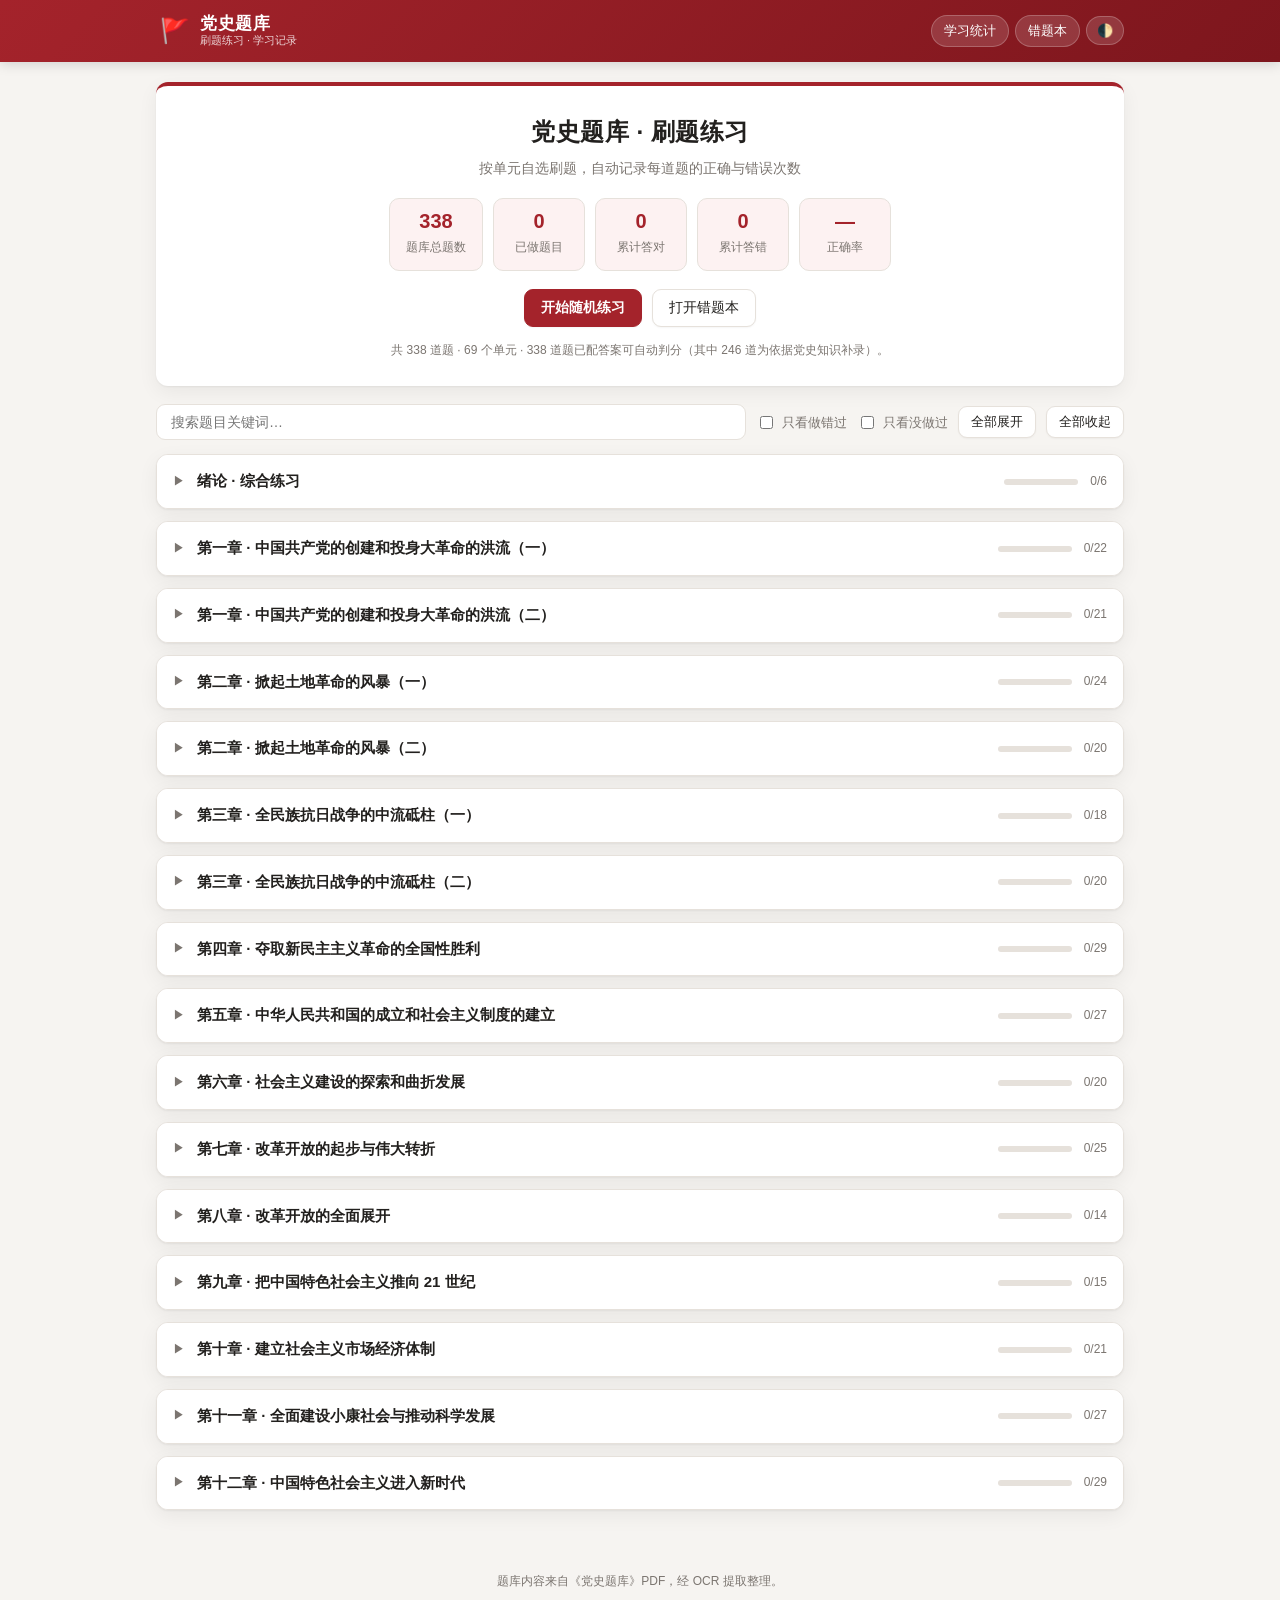
<file: index.html>
<!DOCTYPE html>
<html lang="zh-CN">
<head>
<meta charset="UTF-8">
<meta name="viewport" content="width=device-width, initial-scale=1.0, viewport-fit=cover">
<meta name="theme-color" content="#a4232b">
<title>党史题库 · 刷题练习</title>
<link rel="stylesheet" href="style.css">
<link rel="icon" href="data:image/svg+xml,<svg xmlns='http://www.w3.org/2000/svg' viewBox='0 0 100 100'><text y='.9em' font-size='90'>🚩</text></svg>">
</head>
<body>

<header class="topbar">
  <div class="topbar-inner">
    <button id="btnHome" class="brand" title="返回首页">
      <span class="flag">🚩</span>
      <span class="brand-text">
        <strong>党史题库</strong>
        <small>刷题练习 · 学习记录</small>
      </span>
    </button>
    <nav class="topnav">
      <button id="btnStats" class="nav-btn">学习统计</button>
      <button id="btnWrong" class="nav-btn">错题本<span id="wrongBadge" class="badge hidden">0</span></button>
      <button id="btnTheme" class="nav-btn icon-btn" title="切换主题">🌓</button>
    </nav>
  </div>
</header>

<main id="app">

  <!-- ============ HOME ============ -->
  <section id="view-home" class="view">
    <div class="hero">
      <h1>党史题库 · 刷题练习</h1>
      <p class="hero-sub">按单元自选刷题，自动记录每道题的正确与错误次数</p>
      <div class="hero-stats" id="heroStats"></div>
      <div class="hero-actions">
        <button id="btnQuick" class="btn btn-primary">开始随机练习</button>
        <button id="btnWrongHero" class="btn">打开错题本</button>
      </div>
      <p class="hint" id="dataHint"></p>
    </div>

    <div class="toolbar">
      <div class="search-wrap">
        <input id="searchInput" type="search" placeholder="搜索题目关键词…" autocomplete="off">
      </div>
      <label class="chk"><input type="checkbox" id="onlyWrongFilter"> 只看做错过</label>
      <label class="chk"><input type="checkbox" id="onlyUnseenFilter"> 只看没做过</label>
      <button id="btnExpandAll" class="btn btn-sm">全部展开</button>
      <button id="btnCollapseAll" class="btn btn-sm">全部收起</button>
    </div>

    <div id="unitTree" class="unit-tree"></div>
    <div id="searchResults" class="search-results hidden"></div>
  </section>

  <!-- ============ QUIZ ============ -->
  <section id="view-quiz" class="view hidden">
    <div class="quiz-head">
      <button id="btnQuit" class="btn btn-sm">← 退出</button>
      <div class="quiz-title" id="quizTitle"></div>
      <div class="quiz-head-right">
        <span class="counter" id="quizCounter"></span>
      </div>
    </div>
    <div class="progress"><div class="progress-bar" id="progressBar"></div></div>

    <div class="quiz-body">
      <div class="q-card" id="qCard"></div>
      <div class="q-result" id="qResult"></div>
    </div>

    <div class="quiz-foot">
      <button id="btnPrev" class="btn">上一题</button>
      <button id="btnReveal" class="btn">查看答案</button>
      <button id="btnNext" class="btn btn-primary">下一题</button>
    </div>
    <p class="kbd-hint">快捷键：<kbd>A</kbd><kbd>B</kbd><kbd>C</kbd><kbd>D</kbd> 选择 · <kbd>Enter</kbd> 下一题 · <kbd>1</kbd>/<kbd>2</kbd> 判断题</p>
  </section>

  <!-- ============ STATS ============ -->
  <section id="view-stats" class="view hidden">
    <h2 class="page-title">学习统计</h2>
    <div id="statsBody"></div>
    <div class="danger-zone">
      <button id="btnResetStats" class="btn btn-danger">清空全部做题记录</button>
    </div>
  </section>

</main>

<footer class="site-foot">
  <span id="footNote">题库内容来自《党史题库》PDF，经 OCR 提取整理。</span>
</footer>

<div id="toast" class="toast hidden"></div>

<script src="questions.js"></script>
<script src="app.js"></script>
</body>
</html>
</file>
<file: style.css>
﻿/* ================= 党史题库 · 样式 ================= */
:root {
  --red: #a4232b;
  --red-dark: #7d161d;
  --red-soft: #fdf2f2;
  --gold: #c9a227;
  --bg: #f6f4f1;
  --card: #ffffff;
  --text: #22201e;
  --muted: #7b7570;
  --line: #e6e1db;
  --ok: #1f8a4c;
  --ok-bg: #eaf7ef;
  --bad: #c92a2a;
  --bad-bg: #fdecec;
  --shadow: 0 1px 2px rgba(0,0,0,.05), 0 6px 20px rgba(0,0,0,.06);
  --radius: 12px;
}
html[data-theme="dark"] {
  --red: #d4515a;
  --red-dark: #b8383f;
  --red-soft: #2a1d1e;
  --gold: #e0be4c;
  --bg: #16151a;
  --card: #201f25;
  --text: #eae7e3;
  --muted: #9d9691;
  --line: #34323a;
  --ok: #4ec77e;
  --ok-bg: #16301f;
  --bad: #ef6b6b;
  --bad-bg: #331a1a;
  --shadow: 0 1px 2px rgba(0,0,0,.3), 0 6px 20px rgba(0,0,0,.35);
}
* { box-sizing: border-box; }
html, body { margin: 0; padding: 0; }
body {
  font-family: -apple-system, BlinkMacSystemFont, "Segoe UI", "PingFang SC",
               "Hiragino Sans GB", "Microsoft YaHei", "Source Han Sans SC", sans-serif;
  background: var(--bg);
  color: var(--text);
  line-height: 1.65;
  -webkit-text-size-adjust: 100%;
  -webkit-tap-highlight-color: transparent;
}
.hidden { display: none !important; }
button { font-family: inherit; cursor: pointer; }

/* ---------- top bar ---------- */
.topbar {
  position: sticky; top: 0; z-index: 50;
  background: linear-gradient(135deg, var(--red) 0%, var(--red-dark) 100%);
  color: #fff;
  box-shadow: 0 2px 12px rgba(0,0,0,.15);
}
.topbar-inner {
  max-width: 1000px; margin: 0 auto; padding: 10px 16px;
  display: flex; align-items: center; justify-content: space-between; gap: 12px;
}
.brand {
  display: flex; align-items: center; gap: 10px;
  background: none; border: 0; color: #fff; padding: 4px; border-radius: 8px;
}
.brand:active { background: rgba(255,255,255,.12); }
.flag { font-size: 24px; line-height: 1; }
.brand-text { display: flex; flex-direction: column; text-align: left; line-height: 1.2; }
.brand-text strong { font-size: 17px; letter-spacing: .5px; }
.brand-text small { font-size: 11px; opacity: .8; }
.topnav { display: flex; align-items: center; gap: 6px; }
.nav-btn {
  position: relative;
  background: rgba(255,255,255,.14); border: 1px solid rgba(255,255,255,.22);
  color: #fff; padding: 6px 12px; border-radius: 999px; font-size: 13px;
  transition: background .15s;
}
.nav-btn:hover { background: rgba(255,255,255,.26); }
.icon-btn { padding: 6px 10px; }
.badge {
  display: inline-block; margin-left: 5px; padding: 0 6px; border-radius: 999px;
  background: var(--gold); color: #3a2c00; font-size: 11px; font-weight: 700;
}

/* ---------- layout ---------- */
main { max-width: 1000px; margin: 0 auto; padding: 20px 16px 40px; }
.view { animation: fade .18s ease; }
@keyframes fade { from { opacity: 0; transform: translateY(4px); } to { opacity: 1; transform: none; } }

/* ---------- hero ---------- */
.hero {
  background: var(--card); border-radius: var(--radius); padding: 26px 22px;
  box-shadow: var(--shadow); text-align: center; margin-bottom: 18px;
  border-top: 4px solid var(--red);
}
.hero h1 { margin: 0 0 6px; font-size: 24px; letter-spacing: .5px; }
.hero-sub { margin: 0 0 18px; color: var(--muted); font-size: 14px; }
.hero-stats { display: flex; justify-content: center; flex-wrap: wrap; gap: 10px; margin-bottom: 18px; }
.stat-pill {
  background: var(--red-soft); border: 1px solid var(--line);
  border-radius: 10px; padding: 10px 16px; min-width: 92px;
}
.stat-pill b { display: block; font-size: 20px; color: var(--red); line-height: 1.2; }
.stat-pill span { font-size: 12px; color: var(--muted); }
.hero-actions { display: flex; gap: 10px; justify-content: center; flex-wrap: wrap; }
.hint { font-size: 12px; color: var(--muted); margin: 14px 0 0; }

/* ---------- buttons ---------- */
.btn {
  background: var(--card); color: var(--text); border: 1px solid var(--line);
  padding: 9px 16px; border-radius: 9px; font-size: 14px; transition: all .15s;
  box-shadow: 0 1px 2px rgba(0,0,0,.04);
}
.btn:hover { border-color: var(--red); color: var(--red); }
.btn:active { transform: translateY(1px); }
.btn-primary { background: var(--red); border-color: var(--red); color: #fff; font-weight: 600; }
.btn-primary:hover { background: var(--red-dark); border-color: var(--red-dark); color: #fff; }
.btn-sm { padding: 6px 12px; font-size: 13px; }
.btn-danger { border-color: var(--bad); color: var(--bad); }
.btn-danger:hover { background: var(--bad); color: #fff; }
.btn:disabled { opacity: .45; cursor: not-allowed; }

/* ---------- toolbar ---------- */
.toolbar {
  display: flex; align-items: center; gap: 10px; flex-wrap: wrap;
  margin-bottom: 14px;
}
.search-wrap { flex: 1 1 240px; }
#searchInput {
  width: 100%; padding: 9px 14px; border-radius: 9px; border: 1px solid var(--line);
  background: var(--card); color: var(--text); font-size: 14px; font-family: inherit;
}
#searchInput:focus { outline: 2px solid var(--red); outline-offset: -1px; }
.chk { display: flex; align-items: center; gap: 6px; font-size: 13px; color: var(--muted); white-space: nowrap; }
.chk input { accent-color: var(--red); }

/* ---------- unit tree ---------- */
.unit-tree { display: flex; flex-direction: column; gap: 12px; }
.chapter {
  background: var(--card); border-radius: var(--radius); box-shadow: var(--shadow);
  overflow: hidden; border: 1px solid var(--line);
}
.chapter-head {
  display: flex; align-items: center; gap: 12px; padding: 14px 16px;
  cursor: pointer; user-select: none; background: var(--card);
}
.chapter-head:hover { background: var(--red-soft); }
.chapter-head .arrow { transition: transform .18s; color: var(--muted); font-size: 12px; }
.chapter.open .chapter-head .arrow { transform: rotate(90deg); }
.chapter-head .ch-title { flex: 1; font-weight: 600; font-size: 15px; }
.progress-mini {
  width: 74px; height: 6px; background: var(--line); border-radius: 999px; overflow: hidden; flex: none;
}
.progress-mini i { display: block; height: 100%; background: var(--ok); border-radius: 999px; }
.chapter-head .ch-count { font-size: 12px; color: var(--muted); font-variant-numeric: tabular-nums; white-space: nowrap; }
.chapter-body { display: none; border-top: 1px solid var(--line); }
.chapter.open .chapter-body { display: block; }

.unit {
  display: flex; align-items: center; gap: 12px; padding: 11px 16px;
  border-bottom: 1px solid var(--line); flex-wrap: wrap;
}
.unit:last-child { border-bottom: 0; }
.unit:hover { background: var(--red-soft); }
.unit-no {
  flex: none; font-size: 12px; font-weight: 700; color: #fff; background: var(--red);
  border-radius: 6px; padding: 2px 7px; font-variant-numeric: tabular-nums;
}
.unit-title { flex: 1 1 200px; font-size: 14px; }
.unit-meta { display: flex; gap: 8px; align-items: center; flex-wrap: wrap; font-size: 12px; }
.tag { padding: 1px 7px; border-radius: 5px; background: var(--red-soft); color: var(--muted); border: 1px solid var(--line); }
.tag.ok { color: var(--ok); background: var(--ok-bg); border-color: transparent; }
.tag.bad { color: var(--bad); background: var(--bad-bg); border-color: transparent; }
.unit-actions { display: flex; gap: 6px; flex: none; }
.rate { font-variant-numeric: tabular-nums; color: var(--muted); }

/* ---------- search results ---------- */
.search-results { display: flex; flex-direction: column; gap: 10px; }
.res-item {
  background: var(--card); border: 1px solid var(--line); border-radius: 10px;
  padding: 12px 14px; box-shadow: var(--shadow); cursor: pointer;
}
.res-item:hover { border-color: var(--red); }
.res-unit { font-size: 11px; color: var(--muted); margin-bottom: 4px; }
.res-q { font-size: 14px; }
mark { background: var(--gold); color: #2b2100; padding: 0 2px; border-radius: 3px; }
.empty { text-align: center; color: var(--muted); padding: 40px 20px; }

/* ---------- quiz ---------- */
.quiz-head { display: flex; align-items: center; gap: 12px; margin-bottom: 10px; }
.quiz-title { flex: 1; font-size: 14px; color: var(--muted); }
.counter { font-size: 13px; color: var(--muted); font-variant-numeric: tabular-nums; }
.progress { height: 6px; background: var(--line); border-radius: 999px; overflow: hidden; margin-bottom: 18px; }
.progress-bar { height: 100%; width: 0; background: linear-gradient(90deg, var(--red), var(--gold)); transition: width .2s; }

.quiz-body { min-height: 320px; }
.q-card {
  background: var(--card); border-radius: var(--radius); box-shadow: var(--shadow);
  padding: 22px; border: 1px solid var(--line);
}
.q-meta { display: flex; gap: 8px; align-items: center; margin-bottom: 12px; flex-wrap: wrap; }
.q-type {
  font-size: 11px; font-weight: 700; color: #fff; background: var(--red);
  border-radius: 5px; padding: 2px 8px;
}
.q-type.multi { background: #b06a00; }
.q-type.judge { background: #2b6ca3; }
.q-source { font-size: 11px; color: var(--muted); }
.q-stem { font-size: 17px; line-height: 1.75; margin: 0 0 18px; font-weight: 500; }
.q-badge { font-size: 11px; padding: 1px 7px; border-radius: 5px; }
.q-badge.ok { color: var(--ok); background: var(--ok-bg); }
.q-badge.bad { color: var(--bad); background: var(--bad-bg); }

.opts { display: flex; flex-direction: column; gap: 10px; }
.opt {
  display: flex; gap: 12px; align-items: flex-start; padding: 12px 14px;
  border: 1.5px solid var(--line); border-radius: 10px; background: var(--card);
  transition: all .13s; text-align: left; width: 100%; font-size: 15px; color: var(--text);
}
.opt:hover:not(.locked) { border-color: var(--red); background: var(--red-soft); }
.opt-key {
  flex: none; width: 26px; height: 26px; border-radius: 50%; border: 1.5px solid var(--line);
  display: grid; place-items: center; font-size: 13px; font-weight: 700; color: var(--muted);
}
.opt-text { flex: 1; line-height: 1.6; }
.opt.sel { border-color: var(--red); background: var(--red-soft); }
.opt.sel .opt-key { background: var(--red); border-color: var(--red); color: #fff; }
.opt.correct { border-color: var(--ok); background: var(--ok-bg); }
.opt.correct .opt-key { background: var(--ok); border-color: var(--ok); color: #fff; }
.opt.wrong { border-color: var(--bad); background: var(--bad-bg); }
.opt.wrong .opt-key { background: var(--bad); border-color: var(--bad); color: #fff; }
.opt.locked { cursor: default; }

.judge-opts { display: flex; gap: 12px; }
.judge-opts .opt { justify-content: center; align-items: center; font-size: 17px; font-weight: 600; }
.judge-opts .opt-key { display: none; }

.q-result { margin-top: 16px; }
.verdict { border-radius: 10px; padding: 14px 16px; font-size: 14px; }
.verdict.ok { background: var(--ok-bg); color: var(--ok); border: 1px solid var(--ok); }
.verdict.bad { background: var(--bad-bg); color: var(--bad); border: 1px solid var(--bad); }
.verdict.info { background: var(--red-soft); color: var(--text); border: 1px solid var(--line); }
.verdict strong { font-weight: 700; }
.answer-line { margin-top: 8px; font-size: 14px; color: var(--text); }
.src-note { font-size: 12px; color: var(--muted); margin-top: 6px; }
.self-grade { display: flex; gap: 10px; align-items: center; margin-top: 10px; flex-wrap: wrap; }
.self-grade span { font-size: 13px; color: var(--muted); }

.quiz-foot { display: flex; gap: 10px; justify-content: center; margin-top: 20px; flex-wrap: wrap; }
.kbd-hint { text-align: center; font-size: 12px; color: var(--muted); margin-top: 14px; }
kbd {
  background: var(--card); border: 1px solid var(--line); border-bottom-width: 2px;
  border-radius: 5px; padding: 0 5px; font-size: 11px; font-family: inherit;
}

/* ---------- stats ---------- */
.page-title { font-size: 20px; margin: 0 0 16px; }
.stat-grid { display: grid; grid-template-columns: repeat(auto-fit, minmax(140px, 1fr)); gap: 12px; margin-bottom: 22px; }
.stat-card {
  background: var(--card); border-radius: var(--radius); padding: 16px;
  box-shadow: var(--shadow); border: 1px solid var(--line);
}
.stat-card b { display: block; font-size: 24px; line-height: 1.2; color: var(--red); font-variant-numeric: tabular-nums; }
.stat-card span { font-size: 12px; color: var(--muted); }
.table-wrap { background: var(--card); border-radius: var(--radius); box-shadow: var(--shadow); border: 1px solid var(--line); overflow: hidden; }
table { width: 100%; border-collapse: collapse; font-size: 13px; }
th, td { padding: 10px 12px; text-align: left; border-bottom: 1px solid var(--line); }
th { background: var(--red-soft); font-weight: 600; font-size: 12px; color: var(--muted); }
tr:last-child td { border-bottom: 0; }
td.num { font-variant-numeric: tabular-nums; }
.danger-zone { margin-top: 26px; text-align: center; }

/* ---------- toast ---------- */
.toast {
  position: fixed; left: 50%; bottom: 28px; transform: translateX(-50%);
  background: #22201e; color: #fff; padding: 10px 20px; border-radius: 999px;
  font-size: 14px; z-index: 100; box-shadow: 0 8px 24px rgba(0,0,0,.3);
  animation: fade .18s ease;
}
html[data-theme="dark"] .toast { background: #f0ece7; color: #16151a; }

/* ---------- footer ---------- */
.site-foot {
  text-align: center; padding: 22px 16px 34px; color: var(--muted); font-size: 12px;
}

/* ---------- responsive ---------- */
@media (max-width: 640px) {
  .hero h1 { font-size: 20px; }
  .brand-text small { display: none; }
  .nav-btn { padding: 6px 10px; font-size: 12px; }
  .q-card { padding: 16px; }
  .q-stem { font-size: 16px; }
  .unit { gap: 8px; padding: 10px 12px; }
  .unit-title { flex-basis: 100%; order: 3; }
  .search-wrap { flex-basis: 100%; }
  .kbd-hint { display: none; }
  th, td { padding: 8px 9px; font-size: 12px; }
}
</file>
